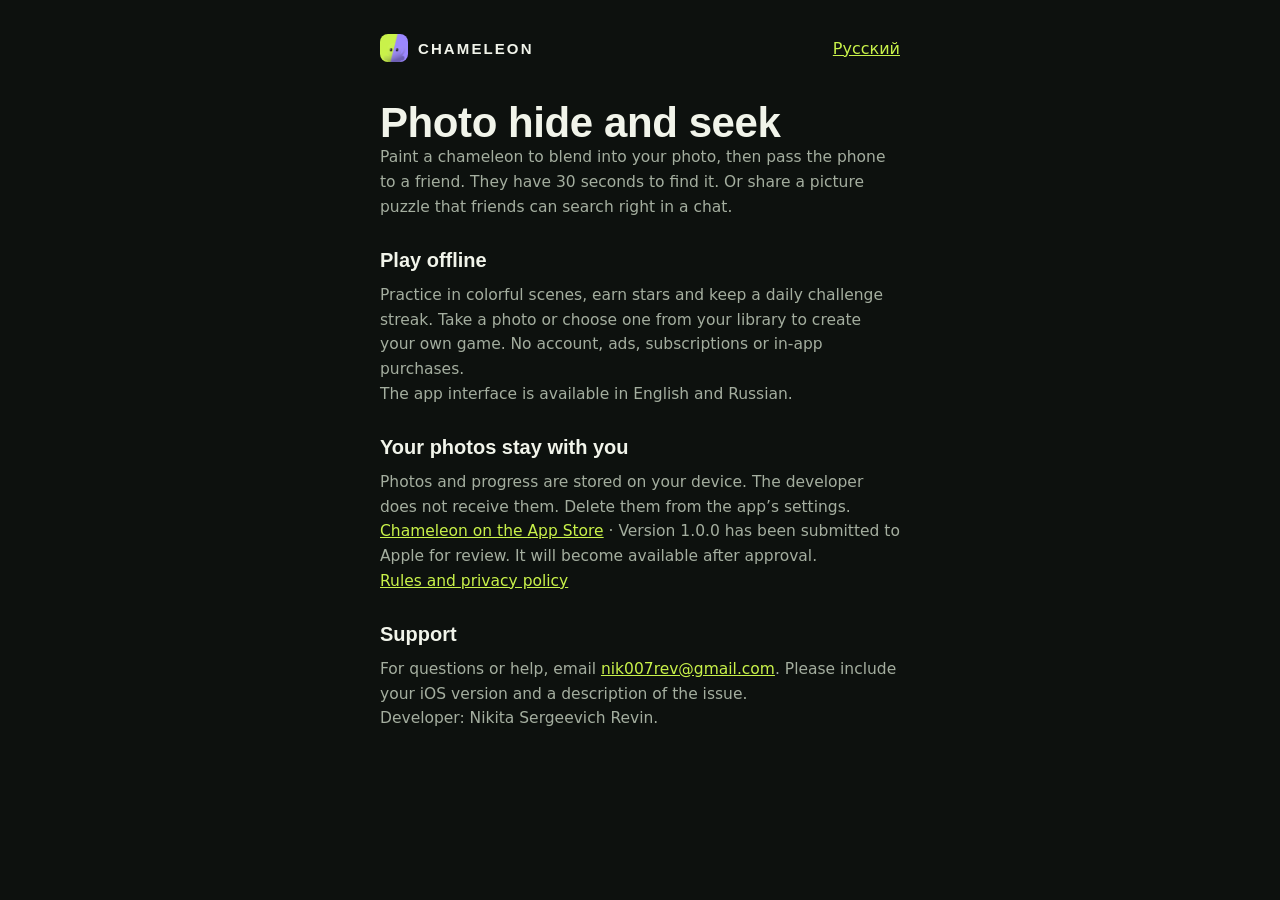
<file: index.html>
<!doctype html>
<html lang="en"><head><meta charset="utf-8"><meta name="viewport" content="width=device-width, initial-scale=1"><title>Chameleon — Photo Hide &amp; Seek</title><meta name="description" content="Paint a chameleon into a photo and challenge your friends to find it. Offline practice, daily puzzles, support and privacy."><link rel="icon" href="./icon.png"><link rel="stylesheet" href="./style.css"></head><body><main class="wrap doc"><div class="top"><a class="brand" href="./"><img src="./icon.png" alt="">CHAMELEON</a><a href="./ru.html" lang="ru">Русский</a></div><div class="gap2"></div><h1>Photo hide and seek</h1><p>Paint a chameleon to blend into your photo, then pass the phone to a friend. They have 30 seconds to find it. Or share a picture puzzle that friends can search right in a chat.</p><h2>Play offline</h2><p>Practice in colorful scenes, earn stars and keep a daily challenge streak. Take a photo or choose one from your library to create your own game. No account, ads, subscriptions or in-app purchases.</p><p>The app interface is available in English and Russian.</p><h2>Your photos stay with you</h2><p>Photos and progress are stored on your device. The developer does not receive them. Delete them from the app’s settings.</p><p><a href="https://apps.apple.com/app/id6820007368">Chameleon on the App Store</a> · Version 1.0.0 has been submitted to Apple for review. It will become available after approval.</p><p><a href="./privacy.html">Rules and privacy policy</a></p><h2>Support</h2><p>For questions or help, email <a href="mailto:nik007rev@gmail.com">nik007rev@gmail.com</a>. Please include your iOS version and a description of the issue.</p><p>Developer: Nikita Sergeevich Revin.</p></main></body></html>
</file>
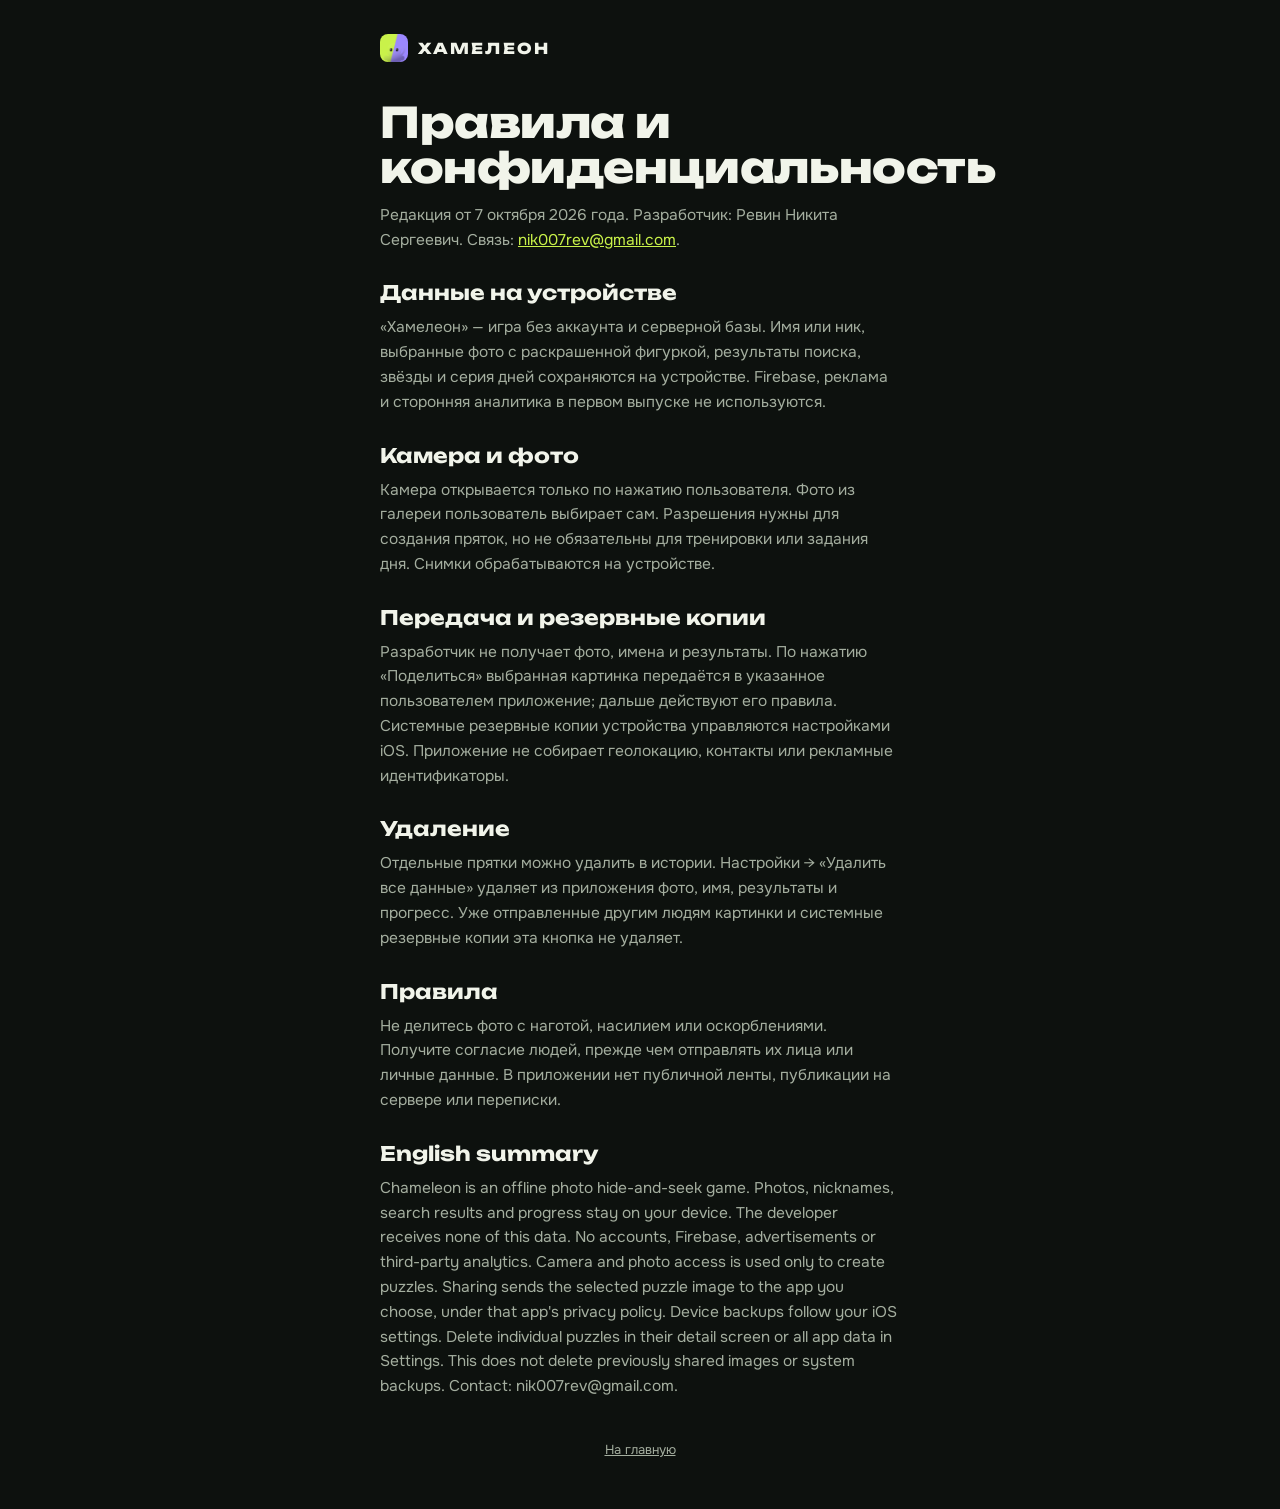
<file: privacy-ru.html>
<!doctype html>
<html lang="ru">
<head>
<meta charset="utf-8">
<meta name="viewport" content="width=device-width,initial-scale=1,viewport-fit=cover">
<title>Правила и конфиденциальность — Хамелеон</title>
<meta name="theme-color" content="#0D110E">
<link rel="icon" href="./favicon.png">
<link rel="preconnect" href="https://fonts.googleapis.com">
<link rel="preconnect" href="https://fonts.gstatic.com" crossorigin>
<link href="https://fonts.googleapis.com/css2?family=Onest:wght@400;500;600&family=Unbounded:wght@600;700;800&display=swap" rel="stylesheet">
<link rel="stylesheet" href="./style.css">
</head>
<body>
<div class="wrap doc">
  <div class="top"><a class="brand" href="./ru.html"><img src="./icon.png" alt="">ХАМЕЛЕОН</a></div>
  <div class="gap2"></div>
  <h1>Правила и конфиденциальность</h1>
  <div class="gap"></div>
  <p>Редакция от 7 октября 2026 года. Разработчик: Ревин Никита Сергеевич. Связь: <a href="mailto:nik007rev@gmail.com">nik007rev@gmail.com</a>.</p>
  <h2>Данные на устройстве</h2>
  <p>«Хамелеон» — игра без аккаунта и серверной базы. Имя или ник, выбранные фото с раскрашенной фигуркой, результаты поиска, звёзды и серия дней сохраняются на устройстве. Firebase, реклама и сторонняя аналитика в первом выпуске не используются.</p>
  <h2>Камера и фото</h2>
  <p>Камера открывается только по нажатию пользователя. Фото из галереи пользователь выбирает сам. Разрешения нужны для создания пряток, но не обязательны для тренировки или задания дня. Снимки обрабатываются на устройстве.</p>
  <h2>Передача и резервные копии</h2>
  <p>Разработчик не получает фото, имена и результаты. По нажатию «Поделиться» выбранная картинка передаётся в указанное пользователем приложение; дальше действуют его правила. Системные резервные копии устройства управляются настройками iOS. Приложение не собирает геолокацию, контакты или рекламные идентификаторы.</p>
  <h2>Удаление</h2>
  <p>Отдельные прятки можно удалить в истории. Настройки → «Удалить все данные» удаляет из приложения фото, имя, результаты и прогресс. Уже отправленные другим людям картинки и системные резервные копии эта кнопка не удаляет.</p>
  <h2>Правила</h2>
  <p>Не делитесь фото с наготой, насилием или оскорблениями. Получите согласие людей, прежде чем отправлять их лица или личные данные. В приложении нет публичной ленты, публикации на сервере или переписки.</p>
  <h2>English summary</h2>
  <p>Chameleon is an offline photo hide-and-seek game. Photos, nicknames, search results and progress stay on your device. The developer receives none of this data. No accounts, Firebase, advertisements or third-party analytics. Camera and photo access is used only to create puzzles. Sharing sends the selected puzzle image to the app you choose, under that app's privacy policy. Device backups follow your iOS settings. Delete individual puzzles in their detail screen or all app data in Settings. This does not delete previously shared images or system backups. Contact: nik007rev@gmail.com.</p>
  <div class="foot"><a href="./">На главную</a></div>
</div>
</body>
</html>
</file>
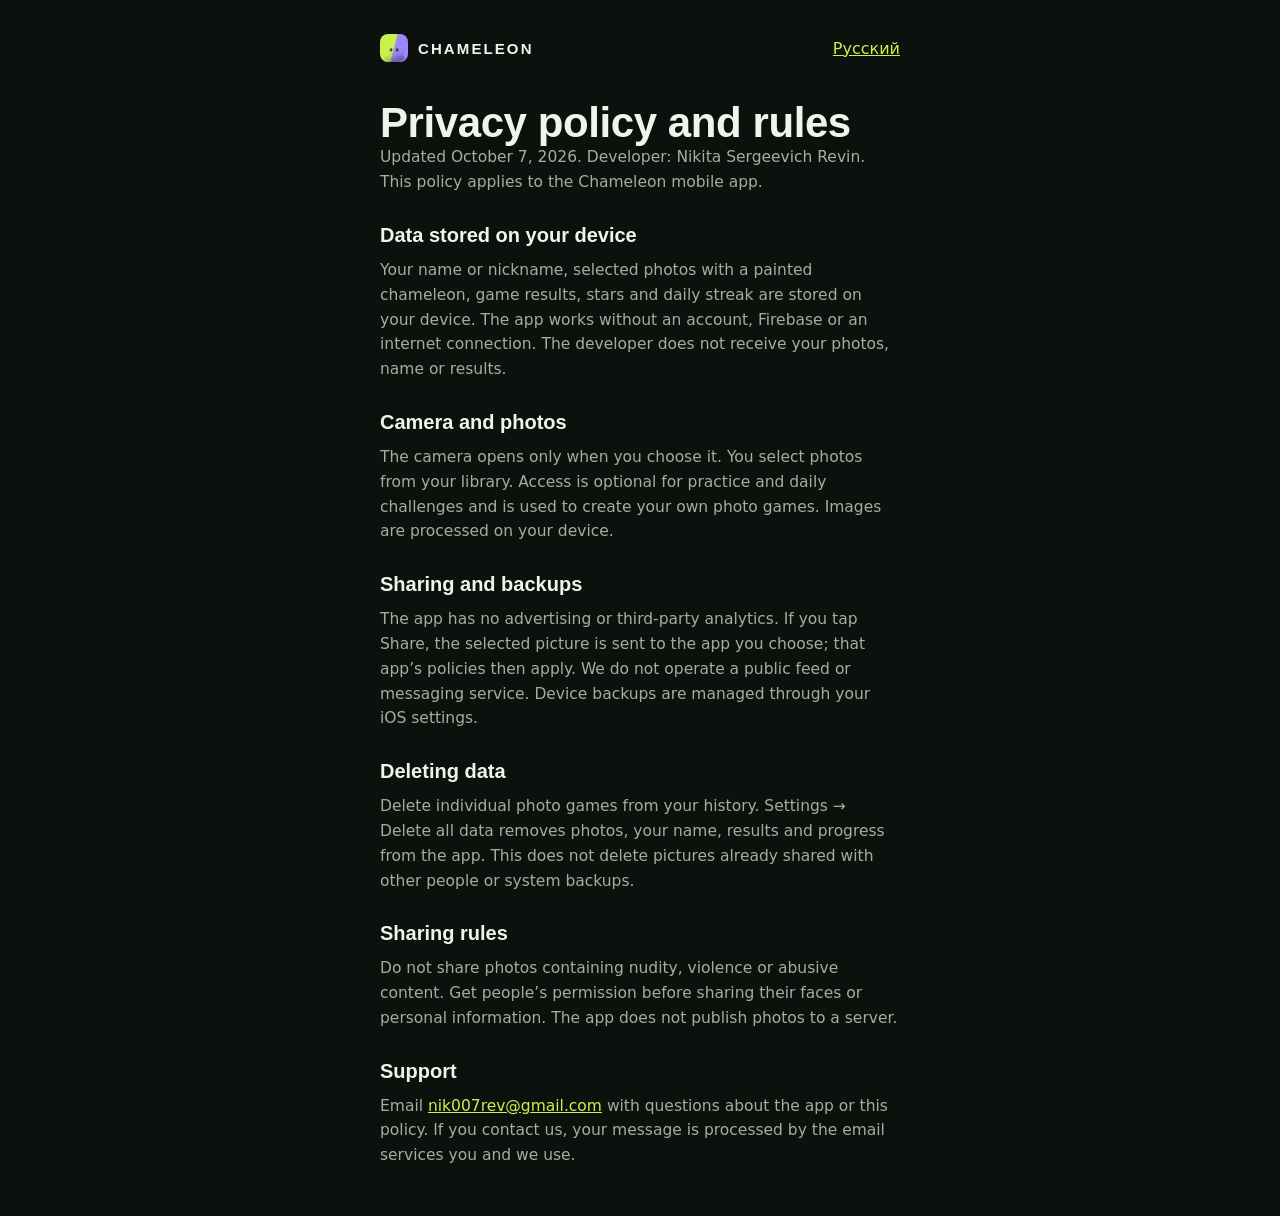
<file: privacy.html>
<!doctype html>
<html lang="en"><head><meta charset="utf-8"><meta name="viewport" content="width=device-width, initial-scale=1"><title>Chameleon — Privacy Policy</title><meta name="description" content="Chameleon privacy policy: photos and game progress stay on your device."><link rel="icon" href="./icon.png"><link rel="stylesheet" href="./style.css"></head><body><main class="wrap doc"><div class="top"><a class="brand" href="./"><img src="./icon.png" alt="">CHAMELEON</a><a href="./privacy-ru.html" lang="ru">Русский</a></div><div class="gap2"></div><h1>Privacy policy and rules</h1><p>Updated October 7, 2026. Developer: Nikita Sergeevich Revin. This policy applies to the Chameleon mobile app.</p><h2>Data stored on your device</h2><p>Your name or nickname, selected photos with a painted chameleon, game results, stars and daily streak are stored on your device. The app works without an account, Firebase or an internet connection. The developer does not receive your photos, name or results.</p><h2>Camera and photos</h2><p>The camera opens only when you choose it. You select photos from your library. Access is optional for practice and daily challenges and is used to create your own photo games. Images are processed on your device.</p><h2>Sharing and backups</h2><p>The app has no advertising or third-party analytics. If you tap Share, the selected picture is sent to the app you choose; that app’s policies then apply. We do not operate a public feed or messaging service. Device backups are managed through your iOS settings.</p><h2>Deleting data</h2><p>Delete individual photo games from your history. Settings → Delete all data removes photos, your name, results and progress from the app. This does not delete pictures already shared with other people or system backups.</p><h2>Sharing rules</h2><p>Do not share photos containing nudity, violence or abusive content. Get people’s permission before sharing their faces or personal information. The app does not publish photos to a server.</p><h2>Support</h2><p>Email <a href="mailto:nik007rev@gmail.com">nik007rev@gmail.com</a> with questions about the app or this policy. If you contact us, your message is processed by the email services you and we use.</p></main></body></html>
</file>
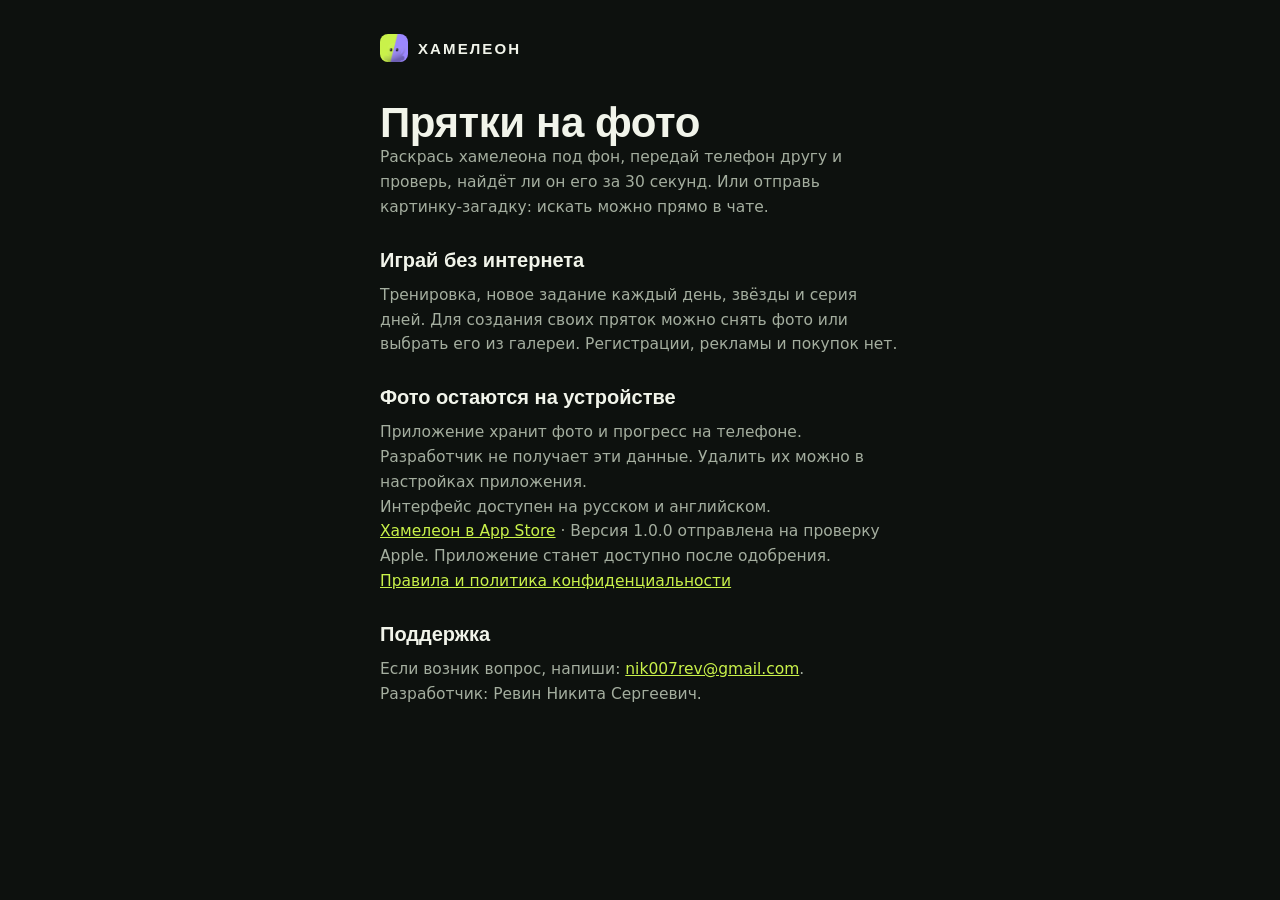
<file: ru.html>
<!doctype html>
<html lang="ru"><head><meta charset="utf-8"><meta name="viewport" content="width=device-width, initial-scale=1"><title>Хамелеон — прятки на фото</title><meta name="description" content="Прятки на фото без интернета: найди, раскрась и спрячь хамелеона. Поддержка и политика конфиденциальности."><link rel="icon" href="./icon.png"><link rel="stylesheet" href="./style.css"></head><body><main class="wrap doc"><div class="top"><a class="brand" href="./ru.html"><img src="./icon.png" alt="">ХАМЕЛЕОН</a></div><div class="gap2"></div><h1>Прятки на фото</h1><p>Раскрась хамелеона под фон, передай телефон другу и проверь, найдёт ли он его за 30 секунд. Или отправь картинку-загадку: искать можно прямо в чате.</p><h2>Играй без интернета</h2><p>Тренировка, новое задание каждый день, звёзды и серия дней. Для создания своих пряток можно снять фото или выбрать его из галереи. Регистрации, рекламы и покупок нет.</p><h2>Фото остаются на устройстве</h2><p>Приложение хранит фото и прогресс на телефоне. Разработчик не получает эти данные. Удалить их можно в настройках приложения.</p><p>Интерфейс доступен на русском и английском.</p><p><a href="https://apps.apple.com/app/id6820007368">Хамелеон в App Store</a> · Версия 1.0.0 отправлена на проверку Apple. Приложение станет доступно после одобрения.</p><p><a href="./privacy-ru.html">Правила и политика конфиденциальности</a></p><h2>Поддержка</h2><p>Если возник вопрос, напиши: <a href="mailto:nik007rev@gmail.com">nik007rev@gmail.com</a>.</p><p>Разработчик: Ревин Никита Сергеевич.</p></main></body></html>
</file>
<file: style.css>
:root{--bg:#0D110E;--bg2:#121813;--card:#182019;--card2:#202A21;--line:rgba(232,244,222,.09);--text:#F1F4EA;--dim:#A4AE9F;--faint:#6C7768;--lime:#C9F24A;--teal:#3CDDBF;--violet:#9C88FF;--coral:#FF5C6C;--ink:#0F160A}
*{box-sizing:border-box;margin:0;padding:0}
html,body{background:var(--bg);color:var(--text);font-family:Onest,system-ui,-apple-system,sans-serif;-webkit-font-smoothing:antialiased}
body{min-height:100vh;min-height:100dvh}
a{color:var(--lime)}
.wrap{max-width:560px;margin:0 auto;padding:20px 20px 48px}
.top{display:flex;align-items:center;justify-content:space-between;height:56px}
.brand{font-family:Unbounded,sans-serif;font-weight:800;letter-spacing:.14em;font-size:15px;color:var(--text);text-decoration:none;display:flex;align-items:center;gap:10px}
.brand img{width:28px;height:28px;border-radius:8px}
.caps{font-family:Unbounded,sans-serif;font-weight:600;font-size:11px;letter-spacing:.14em;text-transform:uppercase;color:var(--dim)}
h1{font-family:Unbounded,sans-serif;font-weight:800;font-size:clamp(30px,8.4vw,42px);line-height:1.08;letter-spacing:-.01em}
h2{font-family:Unbounded,sans-serif;font-weight:700;font-size:20px;line-height:1.25}
h3{font-family:Unbounded,sans-serif;font-weight:600;font-size:15px;line-height:1.3}
p{font-size:16px;line-height:1.55;color:var(--dim)}
.lime{color:var(--lime)}
.card{background:var(--card);border:1px solid var(--line);border-radius:28px;padding:20px}
.btn{display:flex;align-items:center;justify-content:center;gap:10px;height:60px;border-radius:22px;font-family:Unbounded,sans-serif;font-weight:700;font-size:16px;text-decoration:none;border:0;cursor:pointer;width:100%;transition:transform .12s}
.btn:active{transform:scale(.97)}
.btn.primary{background:var(--lime);color:var(--ink)}
.btn.secondary{background:var(--card2);color:var(--text)}
.btn[aria-disabled=true]{opacity:.45;pointer-events:none}
.gap{height:12px}.gap2{height:24px}
.mascot{display:block}
.mascot .body{animation:cham 9s linear infinite}
.mascot .eye{transform-box:fill-box;transform-origin:center;animation:blink 3.6s infinite}
@keyframes cham{0%,100%{fill:var(--lime)}25%{fill:var(--teal)}50%{fill:var(--violet)}75%{fill:#FFC94A}}
@keyframes blink{0%,94%,100%{transform:scaleY(1)}96%{transform:scaleY(.12)}}
.code{font-family:Unbounded,sans-serif;font-weight:800;font-size:40px;letter-spacing:.18em;color:var(--lime)}
.row{display:flex;gap:10px}
.tile{flex:1;background:var(--card);border:1px solid var(--line);border-radius:22px;padding:14px}
.tile b{display:block;font-family:Unbounded,sans-serif;font-weight:600;font-size:15px;color:var(--text);margin-bottom:2px}
.tile span{font-size:13.5px;color:var(--dim)}
.steps{display:grid;gap:10px}
.step{display:flex;gap:14px;background:var(--card);border:1px solid var(--line);border-radius:22px;padding:16px}
.step i{flex:0 0 34px;height:34px;border-radius:11px;background:#2A352B;color:var(--lime);font-style:normal;font-family:Unbounded,sans-serif;font-weight:600;display:flex;align-items:center;justify-content:center}
.foot{margin-top:40px;font-size:13px;color:var(--faint);text-align:center;line-height:1.7}
.foot a{color:var(--dim)}
.doc h2{margin:28px 0 10px}.doc p,.doc li{font-size:15.5px;line-height:1.6;color:var(--dim)}.doc ul{padding-left:20px;display:grid;gap:6px}
</file>
